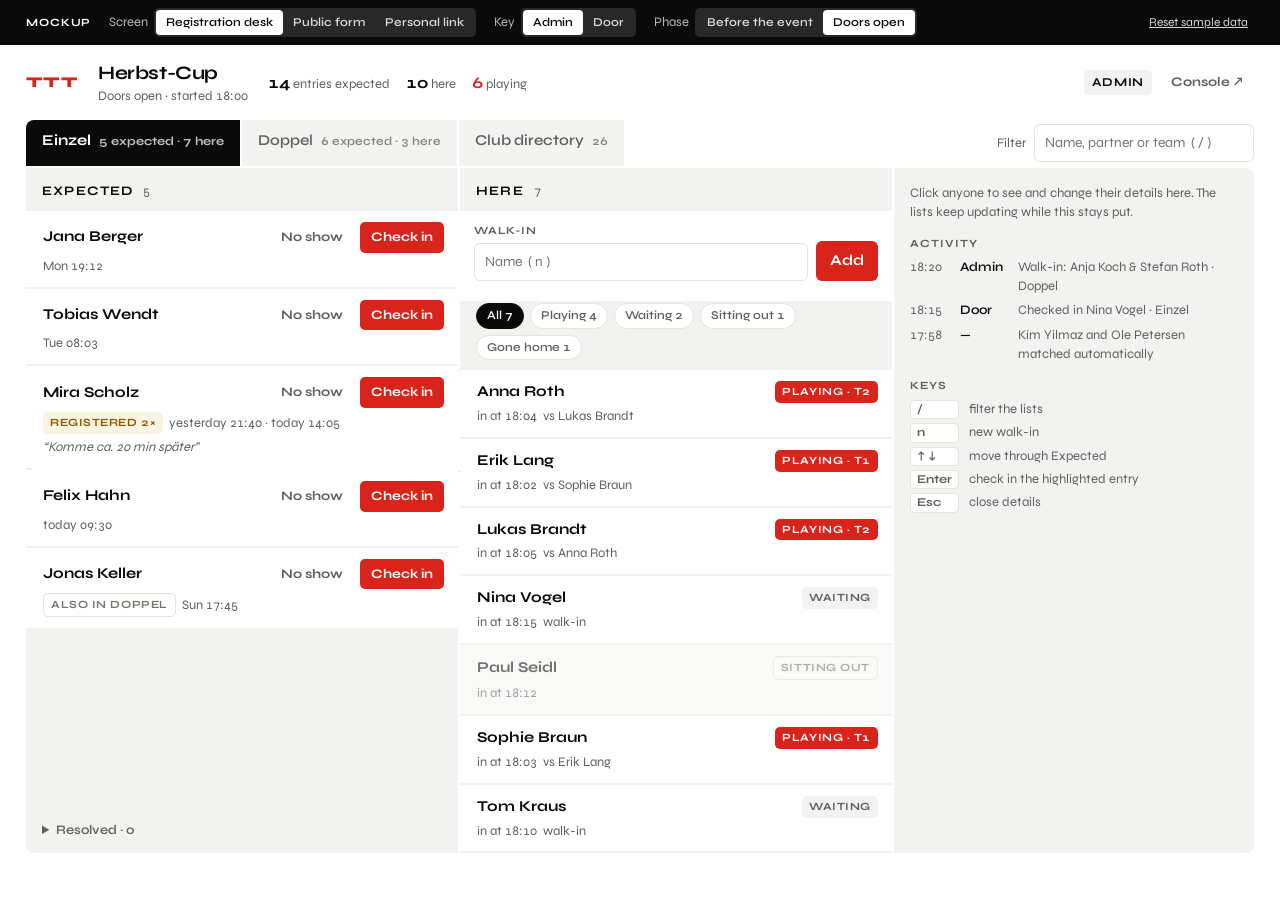
<file: docs/registration-desk-mockup.html>
<!doctype html><meta charset="utf-8"><meta name="viewport" content="width=device-width, initial-scale=1">
<title>Registration Desk</title>
<link rel="preconnect" href="https://fonts.googleapis.com">
<link rel="preconnect" href="https://fonts.gstatic.com" crossorigin>
<link href="https://fonts.googleapis.com/css2?family=Syne:wght@400..800&display=swap" rel="stylesheet">
<style>
/* Layout: the console's own system — white paper, black ink, one red, flat
   blocks on a 2px gutter. Desk = Expected | Here | Detail on a laptop,
   stacked behind a switch on a phone. Deliberately single-theme, like the console. */
:root{
  --ground:#ffffff; --surface:#f2f2f0; --raised:#ffffff; --edge:#e4e4e0;
  --chalk:#0a0a0a; --muted:#5f5f5f; --dim:#767671;
  --signal:#d8241a; --signal-wash:rgba(216,36,26,.07); --on-signal:#ffffff;
  --warn:#8a5a00; --warn-wash:#fbf3e2;
  --sans:"Syne",ui-sans-serif,system-ui,"Segoe UI",Roboto,"Helvetica Neue",Arial,sans-serif;
  --gap:2px; --pad:clamp(16px,2.4vw,26px); --r:8px; --r-sm:6px; --r-xs:5px;
  color-scheme:light;
}
*{box-sizing:border-box}
[hidden]{display:none!important}
html,body{height:100%}
body{margin:0;background:var(--ground);color:var(--chalk);font-family:var(--sans);font-size:15px;line-height:1.45;font-variant-numeric:tabular-nums}
button,input,select,textarea{font:inherit;color:inherit}
h1,h2,h3{margin:0;font-weight:700;letter-spacing:-.02em;text-wrap:balance}
:focus-visible{outline:2px solid var(--signal);outline-offset:2px}

/* ---- mockup controls */
.mock{background:var(--chalk);color:var(--ground);padding:8px var(--pad);display:flex;flex-wrap:wrap;gap:10px 18px;align-items:center;font-size:13px}
.mock b{letter-spacing:.08em;font-size:11px;text-transform:uppercase}
.mock .grp{display:flex;align-items:center;gap:6px}
.mock .grp span{color:#b9b9b4}
.seg{display:inline-flex;background:rgba(255,255,255,.12);border-radius:var(--r-xs);padding:2px}
.seg button{border:0;background:transparent;color:#d9d9d4;padding:4px 10px;border-radius:4px;font-size:12px;font-weight:600;cursor:pointer}
.seg button.on{background:var(--ground);color:var(--chalk)}
.mock .reset{margin-left:auto;border:0;background:transparent;color:#d9d9d4;font-size:12px;cursor:pointer;text-decoration:underline}

/* ---- buttons, chips, fields */
.btn{border:0;background:var(--surface);color:var(--chalk);padding:9px 14px;border-radius:var(--r-sm);font-weight:600;cursor:pointer;white-space:nowrap}
.btn:hover{background:var(--chalk);color:var(--ground)}
.btn.primary{background:var(--signal);color:var(--on-signal);font-weight:700}
.btn.primary:hover{background:var(--chalk)}
.btn.ghost{background:transparent;color:var(--muted)}
.btn.ghost:hover{background:var(--surface);color:var(--chalk)}
.btn.tiny{padding:6px 11px;font-size:13px;border-radius:var(--r-xs);font-weight:700}
.btn:disabled{opacity:.4;cursor:default}
.btn:disabled:hover{background:var(--surface);color:var(--chalk)}
.chip{display:inline-flex;align-items:center;gap:4px;font-size:11px;font-weight:700;letter-spacing:.05em;text-transform:uppercase;padding:3px 7px;border-radius:var(--r-xs);background:var(--surface);color:var(--muted);white-space:nowrap}
.chip.hot{background:var(--signal);color:var(--on-signal)}
.chip.dim{background:transparent;color:var(--dim);border:1px solid var(--edge)}
.chip.warn{background:var(--warn-wash);color:var(--warn)}
.chip.dark{background:var(--chalk);color:var(--ground)}
input[type=text],input[type=search],select,textarea{width:100%;border:1px solid var(--edge);background:var(--raised);border-radius:var(--r-sm);padding:8px 10px;font-size:14px;min-width:0}
input:focus,select:focus,textarea:focus{outline:2px solid var(--chalk);outline-offset:-1px;border-color:transparent}
label.l{display:block;font-size:11px;font-weight:700;letter-spacing:.07em;text-transform:uppercase;color:var(--muted);margin-bottom:4px}
.muted{color:var(--muted)} .small{font-size:13px}

/* ---- desk header */
.bar{display:flex;flex-wrap:wrap;align-items:center;gap:10px 20px;padding:14px var(--pad)}
.word{font-weight:800;letter-spacing:.02em;color:var(--signal);font-size:15px}
.bar h1{font-size:19px}
.bar .phase{font-size:13px;color:var(--muted)}
.tally{display:flex;gap:16px;font-size:13px;color:var(--muted)}
.tally b{color:var(--chalk);font-size:16px}
.tally .live b{color:var(--signal)}
.bar .right{margin-left:auto;display:flex;gap:8px;align-items:center}
.role{font-size:12px;font-weight:700;letter-spacing:.06em;text-transform:uppercase;padding:4px 8px;border-radius:var(--r-xs);background:var(--surface)}
.role.door{background:var(--chalk);color:var(--ground)}
.nav{display:flex;gap:var(--gap);padding:0 var(--pad);flex-wrap:wrap;align-items:stretch}
.nav button{border:0;background:var(--surface);color:var(--muted);padding:10px 16px;font-weight:600;cursor:pointer;display:flex;gap:8px;align-items:baseline}
.nav button:first-child{border-radius:var(--r) 0 0 0}
.nav button.on{background:var(--chalk);color:var(--ground);font-weight:700}
.nav button .n{font-size:12px;opacity:.75}
.nav .sp{flex:1}
.nav .search{display:flex;align-items:center;gap:8px;background:transparent;padding:4px 0}
.nav .search input{width:220px}

/* ---- desk grid */
.desk{display:grid;grid-template-columns:minmax(0,1fr) minmax(0,1fr) minmax(300px,360px);gap:var(--gap);padding:var(--gap) var(--pad) 40px}
.col{background:var(--surface);min-width:0;display:flex;flex-direction:column}
.col:first-child{border-radius:0 0 0 var(--r)} .col:last-child{border-radius:0 var(--r) var(--r) 0}
.colhead{display:flex;align-items:baseline;gap:10px;padding:14px 16px 10px}
.colhead h2{font-size:13px;letter-spacing:.09em;text-transform:uppercase}
.colhead .n{font-size:13px;color:var(--muted)}
.colhead .act{margin-left:auto}
.list{display:flex;flex-direction:column;gap:var(--gap);padding:0 0 2px}
.sub{padding:14px 16px 6px;font-size:11px;font-weight:700;letter-spacing:.09em;text-transform:uppercase;color:var(--muted);display:flex;gap:8px;align-items:center}
.empty{padding:14px 16px;color:var(--muted);font-size:14px}

.card{background:var(--raised);padding:11px 14px;display:grid;grid-template-columns:minmax(0,1fr) auto;gap:4px 12px;align-items:center;cursor:pointer;border-left:3px solid transparent}
.card:hover{background:#fbfbfa}
.card.sel{border-left-color:var(--chalk);background:#fbfbfa}
.card.kb{box-shadow:inset 0 0 0 2px var(--chalk)}
.card .who{font-weight:700;min-width:0;overflow-wrap:anywhere}
.card .who .team{font-weight:500;color:var(--muted);font-size:13px;margin-left:6px}
.card .acts{display:flex;gap:6px;align-items:center}
.card .meta{grid-column:1 / -1;display:flex;flex-wrap:wrap;gap:6px;align-items:center;font-size:13px;color:var(--muted)}
.card .note{grid-column:1 / -1;font-size:13px;color:var(--muted);font-style:italic}
.card.stack{box-shadow:4px 4px 0 -1px var(--raised),4px 4px 0 0 var(--edge)}
.card.leftover{background:var(--warn-wash)}
.card.gone{opacity:.55}
.hint{grid-column:1 / -1;font-size:13px;color:var(--warn);display:flex;gap:8px;flex-wrap:wrap;align-items:center}

.filters{display:flex;gap:6px;flex-wrap:wrap;padding:0 16px 10px}
.filters button{border:1px solid var(--edge);background:var(--raised);border-radius:99px;padding:3px 10px;font-size:12px;font-weight:600;color:var(--muted);cursor:pointer}
.filters button.on{background:var(--chalk);border-color:var(--chalk);color:var(--ground)}

/* walk-in */
.walk{background:var(--raised);margin:0 0 var(--gap);padding:12px 14px;display:flex;flex-direction:column;gap:8px}
.walk .row{display:flex;gap:8px;align-items:flex-end;flex-wrap:wrap}
.walk .row > div{flex:1 1 150px;min-width:0}
.walk .chk{display:flex;gap:6px;align-items:center;font-size:13px;color:var(--muted);flex:0 0 auto}
.walk .msg{font-size:13px;color:var(--warn);background:var(--warn-wash);padding:8px 10px;border-radius:var(--r-sm);display:flex;flex-wrap:wrap;gap:8px;align-items:center}

/* resolved drawer */
.resolved{margin-top:auto;padding:10px 16px 14px;font-size:13px;color:var(--muted)}
.resolved summary{cursor:pointer;font-weight:600}
.resolved ul{list-style:none;padding:0;margin:8px 0 0;display:flex;flex-direction:column;gap:6px}
.resolved li{display:flex;gap:8px;align-items:center;flex-wrap:wrap}

/* detail */
.detail{padding:16px;display:flex;flex-direction:column;gap:14px}
.detail h3{font-size:20px}
.detail .kv{font-size:13px;color:var(--muted)}
.fields{display:grid;grid-template-columns:1fr 1fr;gap:10px}
.fields .full{grid-column:1 / -1}
.entries{display:flex;flex-direction:column;gap:var(--gap)}
.entry{background:var(--raised);padding:10px 12px;border-radius:var(--r-sm);display:grid;grid-template-columns:auto minmax(0,1fr) auto;gap:4px 10px;align-items:start;font-size:14px}
.entry input[type=radio]{margin-top:4px;accent-color:var(--chalk)}
.entry .t{font-size:12px;color:var(--muted)}
.entry .nt{grid-column:2 / -1;font-size:13px;color:var(--muted);font-style:italic}
.actions{display:flex;gap:8px;flex-wrap:wrap}
.confirm{background:var(--raised);border-radius:var(--r-sm);padding:10px 12px;font-size:14px;display:flex;flex-direction:column;gap:8px}
.log{list-style:none;margin:0;padding:0;display:flex;flex-direction:column;gap:6px;font-size:13px}
.log li{display:grid;grid-template-columns:44px 52px minmax(0,1fr);gap:6px;color:var(--muted)}
.log li b{color:var(--chalk);font-weight:600}
.keys{font-size:13px;color:var(--muted);display:grid;grid-template-columns:auto 1fr;gap:4px 10px}
kbd{font-family:inherit;font-size:12px;font-weight:700;background:var(--raised);border:1px solid var(--edge);border-radius:4px;padding:0 6px}
.closeD{display:none}

/* directory */
.dir{padding:var(--gap) var(--pad) 40px}
.dir .panel{background:var(--surface);border-radius:0 var(--r) var(--r) var(--r);padding:16px;display:flex;flex-direction:column;gap:12px}
.dir .rows{display:flex;flex-direction:column;gap:var(--gap)}
.dir .r{background:var(--raised);padding:10px 14px;display:grid;grid-template-columns:minmax(0,1fr) auto auto;gap:12px;align-items:center}

/* phone switch */
.phoneSeg{display:none}

/* toast */
.toast{position:fixed;left:50%;bottom:calc(20px + env(safe-area-inset-bottom,0px));transform:translateX(-50%);background:var(--chalk);color:var(--ground);padding:10px 12px 10px 16px;border-radius:var(--r);display:flex;gap:14px;align-items:center;font-size:14px;z-index:50;max-width:calc(100% - 32px)}
.toast button{border:0;background:rgba(255,255,255,.14);color:var(--ground);padding:6px 12px;border-radius:var(--r-xs);font-weight:700;cursor:pointer}

/* ---- public pages */
.pub{max-width:520px;margin:0 auto;padding:28px 16px 60px;display:flex;flex-direction:column;gap:16px}
.pub .word{font-size:22px}
.pub h2{font-size:26px}
.pub .box{background:var(--surface);border-radius:var(--r);padding:18px;display:flex;flex-direction:column;gap:12px}
.pub .choice{display:grid;grid-template-columns:1fr 1fr;gap:var(--gap)}
.pub .choice button{border:0;background:var(--raised);padding:12px;text-align:left;cursor:pointer;border-radius:var(--r-sm);display:flex;flex-direction:column;gap:2px}
.pub .choice button.on{background:var(--chalk);color:var(--ground)}
.pub .choice .s{font-size:12px;opacity:.75}
.pub .warnbox{background:var(--warn-wash);border-radius:var(--r);padding:16px;display:flex;flex-direction:column;gap:10px}
.pub .warnbox p{margin:0}
.pub .link{display:flex;gap:8px}
.pub .link input{font-size:13px}
.pub .cta{padding:13px 18px;font-size:16px}
.pub .explain{font-size:13px;color:var(--muted);border-top:1px solid var(--edge);padding-top:12px}

@media (max-width:1000px){
  .desk{grid-template-columns:minmax(0,1fr) minmax(0,1fr)}
  .desk .col.detailcol{display:none}
  .desk .col.detailcol.open{display:flex;position:fixed;left:0;right:0;bottom:0;max-height:78%;overflow:auto;z-index:40;border-radius:var(--r) var(--r) 0 0;box-shadow:0 -10px 40px rgba(0,0,0,.18)}
  .closeD{display:inline-flex}
}
@media (max-width:700px){
  .phoneSeg{display:flex;gap:var(--gap);padding:var(--gap) var(--pad) 0}
  .phoneSeg button{flex:1;border:0;background:var(--surface);padding:10px;font-weight:700;color:var(--muted)}
  .phoneSeg button.on{background:var(--chalk);color:var(--ground)}
  .desk{grid-template-columns:minmax(0,1fr)}
  .desk .col.hideP{display:none}
  .nav .search{width:100%} .nav .search input{width:100%}
  .nav .sp{display:none}
  .tally{width:100%}
  .fields{grid-template-columns:1fr}
}
@media (prefers-reduced-motion:reduce){*{transition:none!important}}
</style>

<div class="mock" id="mock"></div>
<div id="app"></div>
<div id="toast" class="toast" hidden></div>

<script>
/* ============================================================ sample data */
const CUPS = [{ id: 's', name: 'Einzel', entry: 'single' }, { id: 'd', name: 'Doppel', entry: 'pair' }];
const cupName = id => (CUPS.find(c => c.id === id) || {}).name || '';

function initial() {
  const R = (o) => ({ partner: '', team: '', note: '', status: 'pending', ...o });
  return {
    clock: 18 * 60 + 31,
    regs: [
      R({ id: 'r1', cup: 's', kind: 'single', name: 'Jana Berger', at: 'Mon 19:12' }),
      R({ id: 'r2', cup: 's', kind: 'single', name: 'Tobias Wendt', at: 'Tue 08:03' }),
      R({ id: 'r3', cup: 's', kind: 'single', name: 'Mira Scholz', at: 'yesterday 21:40' }),
      R({ id: 'r4', cup: 's', kind: 'single', name: 'Mira Scholz', at: 'today 14:05', note: 'Komme ca. 20 min später' }),
      R({ id: 'r5', cup: 's', kind: 'single', name: 'Felix Hahn', at: 'today 09:30' }),
      R({ id: 'r6', cup: 's', kind: 'single', name: 'Jonas Keller', at: 'Sun 17:45' }),
      R({ id: 'r10', cup: 'd', kind: 'pair', name: 'Lea Hoffmann', partner: 'Ben Krüger', at: 'Sat 11:20' }),
      R({ id: 'r11', cup: 'd', kind: 'pair', name: 'Ben Krüger', partner: 'Lea Hoffmann', team: 'Netzroller', at: 'Sun 20:02', note: 'Hab uns sicherheitshalber auch angemeldet' }),
      R({ id: 'r12', cup: 'd', kind: 'pair', name: 'Lea Hoffmann', partner: 'Ben Krüger', at: 'today 10:15', distinct: true, note: 'Wir sind nicht die anderen beiden :)' }),
      R({ id: 'r13', cup: 'd', kind: 'pair', name: 'Max Weber', partner: 'Lara Fuchs', at: 'Fri 16:40' }),
      R({ id: 'r14', cup: 'd', kind: 'seeking', name: 'Lara Fuchs', at: 'today 12:02' }),
      R({ id: 'r15', cup: 'd', kind: 'seeking', name: 'Kim Yilmaz', at: 'Sat 09:10', matched: 'r16' }),
      R({ id: 'r16', cup: 'd', kind: 'seeking', name: 'Ole Petersen', at: 'Sun 13:55', matched: 'r15' }),
      R({ id: 'r17', cup: 'd', kind: 'pair', name: 'Jonas Keller', partner: 'Timo Schmitt', at: 'Sun 17:47' }),
    ],
    ents: [
      { id: 'e1', cup: 's', names: ['Tom Kraus'], status: 'waiting', at: '18:10' },
      { id: 'e2', fromReg: 'Sat 10:12', cup: 's', names: ['Anna Roth'], status: 'playing', table: 2, vs: 'Lukas Brandt', at: '18:04', played: true },
      { id: 'e3', fromReg: 'Mon 08:40', cup: 's', names: ['Lukas Brandt'], status: 'playing', table: 2, vs: 'Anna Roth', at: '18:05', played: true },
      { id: 'e4', fromReg: 'Sun 19:03', cup: 's', names: ['Paul Seidl'], status: 'resting', at: '18:12', played: true },
      { id: 'e5', cup: 's', names: ['Nina Vogel'], status: 'waiting', at: '18:15', played: true },
      { id: 'e6', fromReg: 'Thu 22:15', cup: 's', names: ['Erik Lang'], status: 'playing', table: 1, vs: 'Sophie Braun', at: '18:02', played: true },
      { id: 'e7', fromReg: 'Fri 07:30', cup: 's', names: ['Sophie Braun'], status: 'playing', table: 1, vs: 'Erik Lang', at: '18:03', played: true },
      { id: 'e8', fromReg: 'Wed 18:00', cup: 's', names: ['David Horn'], status: 'gone', at: '18:01', played: true },
      { id: 'e20', fromReg: 'Sat 12:01', cup: 'd', names: ['Marco Lenz', 'Julia Frank'], team: 'Die Kellerkinder', status: 'playing', table: 3, vs: 'Beck & Wolf', at: '18:06', played: true },
      { id: 'e21', fromReg: 'Sun 09:44', cup: 'd', names: ['Sarah Beck', 'Chris Wolf'], status: 'playing', table: 3, vs: 'Die Kellerkinder', at: '18:07', played: true },
      { id: 'e22', cup: 'd', names: ['Anja Koch', 'Stefan Roth'], status: 'waiting', at: '18:20' },
    ],
    people: ['Anja Koch', 'Anna Roth', 'Ben Krüger', 'Chris Wolf', 'David Horn', 'Erik Lang', 'Eva Maier', 'Felix Hahn',
      'Jana Berger', 'Jonas Keller', 'Julia Frank', 'Kim Yilmaz', 'Lea Hoffmann', 'Lukas Brandt', 'Marco Lenz',
      'Max Weber', 'Mira Scholz', 'Nina Vogel', 'Ole Petersen', 'Paul Seidl', 'Sarah Beck', 'Sophie Braun',
      'Stefan Roth', 'Tim Busch', 'Tobias Wendt', 'Tom Kraus'].map((n, i) => ({ id: 'p' + i, name: n, seen: 1 + (i * 7) % 9 })),
    log: [
      { t: '18:20', who: 'Admin', text: 'Walk-in: Anja Koch & Stefan Roth · Doppel' },
      { t: '18:15', who: 'Door', text: 'Checked in Nina Vogel · Einzel' },
      { t: '17:58', who: '—', text: 'Kim Yilmaz and Ole Petersen matched automatically' },
    ],
  };
}

/* ============================================================ view state */
let S = initial();
const V = {
  screen: 'desk', role: 'admin', phase: 'doors', view: 'desk', cup: 's',
  q: '', filter: 'all', sel: null, kb: -1, phone: 'exp', pick: {}, confirm: null,
  walk: { name: '', partner: '', seek: false },
  pub: { cup: 'd', kind: 'pair', name: 'Lea Hoffmann', partner: 'Ben Krüger', team: '', note: '', warned: false, done: null, same: false },
  me: 'r13', meConfirm: false, meNote: null, dirQ: '', dirAdd: null,
};
let undoStack = [];

const $ = id => document.getElementById(id);
const esc = s => String(s ?? '').replace(/[&<>"']/g, c => ({ '&': '&amp;', '<': '&lt;', '>': '&gt;', '"': '&quot;', "'": '&#39;' }[c]));
const nk = s => (s || '').trim().toLowerCase().replace(/\s+/g, ' ');
const now = () => { const t = S.clock++; return `${Math.floor(t / 60)}:${String(t % 60).padStart(2, '0')}`; };
const who = () => V.role === 'door' ? 'Door' : 'Admin';
const log = text => S.log.unshift({ t: now(), who: who(), text });

function snap() { undoStack.push(JSON.stringify(S)); if (undoStack.length > 30) undoStack.shift(); }
let toastTimer = 0;
function toast(msg, undo) {
  const el = $('toast');
  el.innerHTML = `<span>${esc(msg)}</span>${undo ? '<button data-a="undo">Undo</button>' : ''}`;
  el.hidden = false;
  clearTimeout(toastTimer);
  toastTimer = setTimeout(() => { el.hidden = true; }, 6000);
}

/* ============================================================ derived */
const keyOf = (cup, names) => cup + '|' + names.filter(Boolean).map(nk).sort().join('&');
const regNames = r => [r.name, r.partner].filter(Boolean);
const label = names => names.join(' & ');

/* Expected column for one cup: stacks, leftovers, matched teams, seekers. */
function cardsFor(cup) {
  const pend = S.regs.filter(r => r.cup === cup && r.status === 'pending');
  const used = new Set(), cards = [], seekers = [];
  for (const r of pend) {
    if (used.has(r.id) || r.kind !== 'seeking') continue;
    const m = r.matched && pend.find(x => x.id === r.matched);
    if (m) { used.add(r.id); used.add(m.id); cards.push({ type: 'matched', key: 'm:' + r.id, regs: [r, m], names: [r.name, m.name] }); }
    else { used.add(r.id); seekers.push({ type: 'seeker', key: 's:' + r.id, regs: [r], names: [r.name] }); }
  }
  const groups = new Map();
  for (const r of pend) {
    if (used.has(r.id)) continue;
    const k = r.distinct ? 'x:' + r.id : keyOf(cup, regNames(r));
    if (!groups.has(k)) groups.set(k, []);
    groups.get(k).push(r);
  }
  for (const [k, regs] of groups) {
    const here = k.startsWith('x:') ? null : S.ents.find(e => e.regKey === k);
    cards.push({ type: here ? 'leftover' : regs.length > 1 ? 'stack' : 'one', key: k, regs, here, names: regNames(regs[regs.length - 1]) });
  }
  // leftovers first: they are the thing that needs a decision
  cards.sort((a, b) => (b.type === 'leftover') - (a.type === 'leftover'));
  return { cards, seekers };
}

function hintsFor(card, cup) {
  const out = [];
  const r = card.regs[0];
  if (card.type === 'one' && r.distinct)
    out.push('Same names as another entry. The registrant said they are a different team.');
  if (card.type === 'seeker') {
    const other = S.regs.find(x => x.cup === cup && x.status === 'pending' && x.kind === 'pair' && regNames(x).some(n => nk(n) === nk(r.name)));
    if (other) out.push(`Also named in ${label(regNames(other))}`);
  }
  return out;
}
function otherCupChip(names, cup) {
  const o = CUPS.find(c => c.id !== cup);
  const inOther = names.some(n => S.regs.some(x => x.cup === o.id && x.status !== 'dropped' && regNames(x).some(m => nk(m) === nk(n)))
    || S.ents.some(e => e.cup === o.id && e.names.some(m => nk(m) === nk(n))));
  return inOther ? `<span class="chip dim">also in ${esc(o.name)}</span>` : '';
}

const matchQ = names => !V.q || names.some(n => nk(n).includes(nk(V.q)));

/* ============================================================ mock controls */
function renderMock() {
  const seg = (k, opts) => `<span class="seg">${opts.map(([v, l]) =>
    `<button class="${V[k] === v ? 'on' : ''}" data-a="mock" data-k="${k}" data-v="${v}">${l}</button>`).join('')}</span>`;
  $('mock').innerHTML = `<b>Mockup</b>
    <span class="grp"><span>Screen</span>${seg('screen', [['desk', 'Registration desk'], ['form', 'Public form'], ['me', 'Personal link']])}</span>
    ${V.screen === 'desk' ? `<span class="grp"><span>Key</span>${seg('role', [['admin', 'Admin'], ['door', 'Door']])}</span>
    <span class="grp"><span>Phase</span>${seg('phase', [['before', 'Before the event'], ['doors', 'Doors open']])}</span>` : ''}
    <button class="reset" data-a="reset">Reset sample data</button>`;
}

/* ============================================================ desk */
function renderDesk() {
  const before = V.phase === 'before';
  const expAll = S.regs.filter(r => r.status === 'pending').length;
  const here = S.ents.filter(e => e.status !== 'gone').length;
  const playing = S.ents.filter(e => e.status === 'playing').length;
  const cupCounts = c => {
    const { cards, seekers } = cardsFor(c.id);
    return `${cards.length + seekers.length} expected${before ? '' : ` · ${S.ents.filter(e => e.cup === c.id && e.status !== 'gone').length} here`}`;
  };
  const head = `<header class="bar">
      <span class="word">TTT</span>
      <div><h1>Herbst-Cup</h1><div class="phase">${before ? 'Sign-ups open · starts Friday 19:00' : 'Doors open · started 18:00'}</div></div>
      <div class="tally"><span><b>${expAll}</b> entries expected</span>${before ? '' : `<span><b>${here}</b> here</span><span class="live"><b>${playing}</b> playing</span>`}</div>
      <div class="right"><span class="role ${V.role}">${V.role === 'door' ? 'Door key' : 'Admin'}</span>
        ${V.role === 'admin' ? '<button class="btn ghost tiny" title="Opens the scoring console in another tab">Console ↗</button>' : ''}</div>
    </header>
    <nav class="nav">
      ${CUPS.map(c => `<button class="${V.view === 'desk' && V.cup === c.id ? 'on' : ''}" data-a="cup" data-v="${c.id}">${esc(c.name)} <span class="n">${cupCounts(c)}</span></button>`).join('')}
      <button class="${V.view === 'dir' ? 'on' : ''}" data-a="dir">Club directory <span class="n">${S.people.length}</span></button>
      <span class="sp"></span>
      ${V.view === 'desk' ? `<label class="search"><span class="muted small">Filter</span><input type="search" id="q" value="${esc(V.q)}" placeholder="Name, partner or team  ( / )"></label>` : ''}
    </nav>`;
  if (V.view === 'dir') return head + renderDir();
  return head + `
    <div class="phoneSeg"><button class="${V.phone === 'exp' ? 'on' : ''}" data-a="phone" data-v="exp">Expected</button><button class="${V.phone === 'here' ? 'on' : ''}" data-a="phone" data-v="here">Here</button></div>
    <div class="desk">
      ${renderExpected()}
      ${renderHere()}
      ${renderDetail()}
    </div>`;
}

function cardHTML(card, i) {
  const r = card.regs[card.regs.length - 1];
  const before = V.phase === 'before';
  const sel = V.sel && V.sel.key === card.key ? ' sel' : '';
  const kb = V.kb === i ? ' kb' : '';
  const team = card.regs.map(x => x.team).find(Boolean);
  let chips = '', acts = '', extra = '';
  if (card.type === 'matched') chips = '<span class="chip dark">matched automatically</span>';
  if (card.type === 'stack') chips = `<span class="chip warn">registered ${card.regs.length}×</span>`;
  if (card.type === 'seeker') chips = '<span class="chip">looking for a partner</span>';
  if (card.type === 'leftover') {
    extra = `<div class="hint">Possible duplicate: ${esc(label(card.here.names))} checked in at ${esc(card.here.at)}.
      <button class="btn tiny" data-a="same" data-k="${esc(card.key)}">Same team — clear it</button>
      <button class="btn ghost tiny" data-a="distinct" data-k="${esc(card.key)}">Different team</button></div>`;
  } else if (card.type === 'seeker') {
    acts = `<button class="btn ghost tiny" data-a="noshow" data-k="${esc(card.key)}">${before ? 'Remove' : 'No show'}</button>`;
  } else {
    acts = before
      ? `<button class="btn ghost tiny" data-a="noshow" data-k="${esc(card.key)}">Remove</button>`
      : `<button class="btn ghost tiny" data-a="noshow" data-k="${esc(card.key)}">No show</button>
         <button class="btn primary tiny" data-a="checkin" data-k="${esc(card.key)}">Check in</button>`;
  }
  const hints = hintsFor(card, V.cup).map(h => `<div class="hint">${esc(h)}</div>`).join('');
  const meta = [chips, otherCupChip(card.names, V.cup),
    card.type === 'stack' ? `<span>${card.regs.map(x => esc(x.at)).join(' · ')}</span>` : `<span>${esc(r.at)}</span>`].filter(Boolean).join('');
  const note = card.regs.map(x => x.note).filter(Boolean).slice(-1)[0];
  return `<div class="card${sel}${kb}${card.type === 'stack' ? ' stack' : ''}${card.type === 'leftover' ? ' leftover' : ''}" data-a="selcard" data-k="${esc(card.key)}">
    <div class="who">${esc(label(card.names))}${team ? `<span class="team">${esc(team)}</span>` : ''}</div>
    <div class="acts">${acts}</div>
    <div class="meta">${meta}</div>
    ${note ? `<div class="note">“${esc(note)}”</div>` : ''}
    ${hints}${extra}
  </div>`;
}

function renderExpected() {
  const { cards, seekers } = cardsFor(V.cup);
  const shown = cards.filter(c => matchQ(c.regs.flatMap(regNames).concat(c.regs.map(r => r.team))));
  const shownSeek = seekers.filter(c => matchQ(c.names));
  V._cards = shown;
  const resolved = S.regs.filter(r => r.cup === V.cup && ['dup', 'dropped', 'cancelled'].includes(r.status));
  const why = { dup: 'duplicate cleared', dropped: V.phase === 'before' ? 'removed' : 'no show', cancelled: 'cancelled by the registrant' };
  const cup = CUPS.find(c => c.id === V.cup);
  return `<section class="col ${V.phone === 'here' ? 'hideP' : ''}">
    <div class="colhead"><h2>${V.phase === 'before' ? 'Registered' : 'Expected'}</h2><span class="n">${cards.length + seekers.length}</span></div>
    <div class="list">${shown.map(cardHTML).join('') || `<div class="empty">${V.q ? 'Nobody matches.' : 'Nobody left to expect.'}</div>`}</div>
    ${cup.entry === 'pair' ? `<div class="sub">Looking for a partner <span class="chip dim">matched automatically</span></div>
      <div class="list">${shownSeek.map((c) => cardHTML(c, -2)).join('') || '<div class="empty">Nobody waiting for a partner.</div>'}</div>` : ''}
    <details class="resolved"${V._openRes ? ' open' : ''}><summary>Resolved · ${resolved.length}</summary>
      ${resolved.length ? `<ul>${resolved.map(r => `<li><span><b>${esc(label(regNames(r)))}</b> · ${esc(r.at)} · ${why[r.status]}</span>
        <button class="btn ghost tiny" data-a="restore" data-r="${r.id}">Put back</button></li>`).join('')}</ul>`
        : '<p style="margin:8px 0 0">Nothing yet. Anything taken off the list lands here, so no entry disappears without a trace.</p>'}
    </details>
  </section>`;
}

const STATUS = {
  waiting: ['waiting', ''], playing: ['playing', 'hot'], resting: ['sitting out', 'dim'], gone: ['gone home', 'dim'], draw: ['in the draw', ''],
};
function renderHere() {
  const before = V.phase === 'before';
  const cup = CUPS.find(c => c.id === V.cup);
  if (before) return `<section class="col ${V.phone === 'exp' ? 'hideP' : ''}">
    <div class="colhead"><h2>Here</h2></div>
    <div class="empty">Check-in opens with the doors. Until then, tidy the list on the left: fix names, clear duplicates, remove junk. Nothing you do here reaches the draw.</div></section>`;
  const all = S.ents.filter(e => e.cup === V.cup);
  const counts = k => all.filter(e => k === 'all' ? e.status !== 'gone' : e.status === k).length;
  const list = all.filter(e => (V.filter === 'all' ? e.status !== 'gone' : e.status === V.filter) && matchQ(e.names.concat(e.team || '')))
    .sort((a, b) => a.names[0].localeCompare(b.names[0]));
  const w = V.walk;
  const wmsg = walkMsg();
  return `<section class="col ${V.phone === 'exp' ? 'hideP' : ''}">
    <div class="colhead"><h2>Here</h2><span class="n">${counts('all')}</span></div>
    <form class="walk" id="walkform" autocomplete="off">
      <div class="row">
        <div><label class="l" for="w-name">Walk-in${cup.entry === 'pair' ? ' · player 1' : ''}</label>
          <input type="text" id="w-name" list="dirlist" value="${esc(w.name)}" placeholder="Name  ( n )"></div>
        ${cup.entry === 'pair' ? `<div><label class="l" for="w-partner">Partner</label>
          <input type="text" id="w-partner" list="dirlist" value="${esc(w.partner)}" ${w.seek ? 'disabled placeholder="matched automatically"' : 'placeholder="Name"'}></div>` : ''}
        <button class="btn primary" type="submit" id="w-add">${wmsg && wmsg.here ? 'Add as someone else' : 'Add'}</button>
      </div>
      ${cup.entry === 'pair' ? `<label class="chk"><input type="checkbox" id="w-seek" ${w.seek ? 'checked' : ''}> No partner yet — match them with the next person looking</label>` : ''}
      <div id="w-msg">${wmsg ? wmsg.html : ''}</div>
    </form>
    <datalist id="dirlist">${S.people.map(p => `<option value="${esc(p.name)}">`).join('')}</datalist>
    <div class="filters">${[['all', 'All'], ['playing', 'Playing'], ['waiting', 'Waiting'], ['resting', 'Sitting out'], ['gone', 'Gone home']].map(([k, l]) =>
      `<button class="${V.filter === k ? 'on' : ''}" data-a="filter" data-v="${k}">${l} ${counts(k)}</button>`).join('')}</div>
    <div class="list">${list.map(e => {
      const [lab, cls] = STATUS[e.status];
      return `<div class="card${V.sel && V.sel.ent === e.id ? ' sel' : ''}${e.status === 'gone' || e.status === 'resting' ? ' gone' : ''}" data-a="selent" data-e="${e.id}">
        <div class="who">${esc(label(e.names))}${e.team ? `<span class="team">${esc(e.team)}</span>` : ''}</div>
        <div class="acts"><span class="chip ${cls}">${lab}${e.status === 'playing' ? ' · T' + e.table : ''}</span></div>
        <div class="meta"><span>in at ${esc(e.at)}</span>${e.status === 'playing' ? `<span>vs ${esc(e.vs)}</span>` : ''}${e.fromReg ? '' : '<span>walk-in</span>'}${otherCupChip(e.names, V.cup)}</div>
      </div>`;
    }).join('') || `<div class="empty">${V.q ? 'Nobody matches.' : 'Nobody in this group.'}</div>`}</div>
  </section>`;
}

/* A walk-in whose name is already on a list gets told so, with a way out
   either direction. Nothing is blocked. */
function walkMsg() {
  const w = V.walk, cup = CUPS.find(c => c.id === V.cup);
  if (!nk(w.name)) return null;
  const names = cup.entry === 'pair' && !w.seek ? [w.name, w.partner] : [w.name];
  if (cup.entry === 'pair' && !w.seek && !nk(w.partner)) return null;
  const k = keyOf(V.cup, names);
  const reg = S.regs.find(r => r.cup === V.cup && r.status === 'pending' && keyOf(V.cup, regNames(r)) === k);
  if (reg) {
    const n = S.regs.filter(r => r.cup === V.cup && r.status === 'pending' && keyOf(V.cup, regNames(r)) === k).length;
    return { html: `<div class="msg">${esc(label(names))} ${n > 1 ? `registered ${n}×` : `registered ${esc(reg.at)}`}.
      <button class="btn tiny" type="button" data-a="walkreg" data-k="${esc(k)}">Check in the registration instead</button></div>` };
  }
  const e = S.ents.find(x => x.cup === V.cup && keyOf(V.cup, x.names) === k);
  if (e) return { here: true, html: `<div class="msg">${esc(label(names))} is already here, in at ${esc(e.at)}.
      <button class="btn tiny" type="button" data-a="selent" data-e="${e.id}">Show them</button> Adding again creates a second entry.</div>` };
  return null;
}

/* ============================================================ detail */
function renderDetail() {
  const open = !!V.sel;
  const cls = `col detailcol${open ? ' open' : ''} ${''}`;
  if (!V.sel) return `<aside class="${cls}"><div class="detail">
      <p class="muted small" style="margin:0">Click anyone to see and change their details here. The lists keep updating while this stays put.</p>
      <div><div class="sub" style="padding:0 0 6px">Activity</div>
        <ul class="log">${S.log.slice(0, 8).map(l => `<li><span>${esc(l.t)}</span><b>${esc(l.who)}</b><span>${esc(l.text)}</span></li>`).join('')}</ul></div>
      <div><div class="sub" style="padding:0 0 6px">Keys</div>
        <div class="keys"><kbd>/</kbd><span>filter the lists</span><kbd>n</kbd><span>new walk-in</span>
          <kbd>↑ ↓</kbd><span>move through Expected</span><kbd>Enter</kbd><span>check in the highlighted entry</span><kbd>Esc</kbd><span>close details</span></div></div>
    </div></aside>`;
  const close = `<button class="btn ghost tiny closeD" data-a="desel" style="margin-left:auto">Close</button>`;
  if (V.sel.ent) {
    const e = S.ents.find(x => x.id === V.sel.ent);
    if (!e) { V.sel = null; return renderDetail(); }
    const pair = e.names.length === 2;
    const c = V.confirm === 'gone:' + e.id;
    return `<aside class="${cls}"><div class="detail">
      <div style="display:flex;gap:8px;align-items:flex-start"><h3>${esc(label(e.names))}</h3>${close}</div>
      <div class="kv">${esc(cupName(e.cup))} · in at ${esc(e.at)} · ${e.fromReg ? 'from a registration (' + esc(e.fromReg) + ')' : 'walk-in'}</div>
      <div><span class="chip ${STATUS[e.status][1]}">${STATUS[e.status][0]}${e.status === 'playing' ? ' · table ' + e.table : ''}</span>
        ${e.status === 'playing' ? `<span class="small muted"> vs ${esc(e.vs)}</span>` : ''}</div>
      <div class="fields">
        <div class="${pair ? '' : 'full'}"><label class="l" for="d-n0">${pair ? 'Player 1' : 'Name'}</label><input type="text" id="d-n0" data-edit="n0" value="${esc(e.names[0])}"></div>
        ${pair ? `<div><label class="l" for="d-n1">Player 2</label><input type="text" id="d-n1" data-edit="n1" value="${esc(e.names[1])}"></div>
          <div class="full"><label class="l" for="d-team">Team name</label><input type="text" id="d-team" data-edit="team" value="${esc(e.team || '')}" placeholder="optional — otherwise both names"></div>` : ''}
        <div class="full"><label class="l" for="d-cup">Cup</label><select id="d-cup" data-edit="cup" ${e.played ? 'disabled title="Already played in this cup"' : ''}>
          ${CUPS.filter(x => x.entry === CUPS.find(y => y.id === e.cup).entry).map(x => `<option value="${x.id}" ${x.id === e.cup ? 'selected' : ''}>${esc(x.name)}</option>`).join('')}</select></div>
      </div>
      ${pair ? '<p class="small muted" style="margin:0">A substitute partner: just change the name. Results so far stay with the team.</p>' : ''}
      ${c ? `<div class="confirm"><b>${esc(label(e.names))} has gone home?</b>
          <span class="small">Every match they still owe goes to their opponent${e.status === 'playing' ? ', and table ' + e.table + ' is freed' : ''}.${V.role === 'door' ? ' This is logged under the door key.' : ''}</span>
          <div class="actions"><button class="btn primary tiny" data-a="gone" data-e="${e.id}">Yes, gone home</button><button class="btn ghost tiny" data-a="cancelconfirm">Cancel</button></div></div>` : `
      <div class="actions">
        ${e.status === 'gone' ? `<button class="btn tiny" data-a="back" data-e="${e.id}">Bring back</button>`
          : e.status === 'resting' ? `<button class="btn tiny" data-a="back" data-e="${e.id}">Back in</button>`
          : `<button class="btn tiny" data-a="rest" data-e="${e.id}" ${e.status === 'playing' ? 'title="After this match"' : ''}>Sit out${e.status === 'playing' ? ' after this match' : ''}</button>`}
        ${e.status === 'gone' ? '' : e.played
          ? `<button class="btn ghost tiny" data-a="askgone" data-e="${e.id}">Gone home…</button>`
          : `<button class="btn ghost tiny" data-a="uncheck" data-e="${e.id}">${e.fromReg ? 'Undo check-in' : 'Remove'}</button>`}
      </div>`}
      <p class="small muted" style="margin:0">${e.played ? 'Has played already, so leaving is “Gone home”, never a silent removal.' : e.fromReg ? 'Not drawn yet. Undoing the check-in puts the registration back in Expected.' : 'Not drawn yet, so removing leaves no trace in any draw.'}</p>
    </div></aside>`;
  }
  const card = [...cardsFor(V.cup).cards, ...cardsFor(V.cup).seekers].find(c => c.key === V.sel.key);
  if (!card) { V.sel = null; return renderDetail(); }
  const before = V.phase === 'before';
  const pick = V.pick[card.key] || card.regs[card.regs.length - 1].id;
  const many = card.regs.length > 1 && card.type !== 'matched';
  return `<aside class="${cls}"><div class="detail">
    <div style="display:flex;gap:8px;align-items:flex-start"><h3>${esc(label(card.names))}</h3>${close}</div>
    <div class="kv">${esc(cupName(V.cup))} · ${card.type === 'matched' ? 'two people looking for a partner, matched automatically'
      : card.type === 'seeker' ? 'looking for a partner' : many ? card.regs.length + ' entries with these names' : 'one entry'}</div>
    ${card.type === 'leftover' ? `<div class="confirm" style="background:var(--warn-wash)"><span class="small">${esc(label(card.here.names))} checked in at ${esc(card.here.at)} from another entry with the same names. If this is the same team, clear it. If it is a second team with the same names, keep it.</span>
      <div class="actions"><button class="btn tiny" data-a="same" data-k="${esc(card.key)}">Same team — clear it</button><button class="btn ghost tiny" data-a="distinct" data-k="${esc(card.key)}">Different team</button></div></div>` : ''}
    <div class="entries">${card.regs.map((r, i) => `<label class="entry">
      ${many && card.type !== 'leftover' ? `<input type="radio" name="pick" data-a="pick" data-k="${esc(card.key)}" data-r="${r.id}" ${pick === r.id ? 'checked' : ''}>` : '<span></span>'}
      <span><b>${esc(label(regNames(r)))}</b>${r.team ? ` · ${esc(r.team)}` : ''}<br><span class="t">sent ${esc(r.at)}${card.type === 'matched' ? ' · looking for a partner' : ''}</span></span>
      <button class="btn ghost tiny" type="button" data-a="dropone" data-r="${r.id}">${before ? 'Remove' : 'No show'}</button>
      ${r.note ? `<span class="nt">“${esc(r.note)}”</span>` : ''}
    </label>`).join('')}</div>
    ${many && card.type === 'stack' ? '<p class="small muted" style="margin:0">Checking in uses the selected entry only. The others stay in Expected, marked as possible duplicates, until you say what they are.</p>' : ''}
    ${card.type === 'seeker' ? '<p class="small muted" style="margin:0">The next person looking for a partner in this cup is matched with them automatically. Once matched, they check in together as one team.</p>' : ''}
    ${card.type !== 'leftover' && card.type !== 'seeker' && !before ? `<div class="actions"><button class="btn primary" data-a="checkin" data-k="${esc(card.key)}">Check in${card.type === 'matched' ? ' as a team' : ''}</button></div>` : ''}
    ${before ? '<p class="small muted" style="margin:0">Check-in opens with the doors.</p>' : ''}
  </div></aside>`;
}

/* ============================================================ directory */
function renderDir() {
  const q = nk(V.dirQ);
  const hereNames = new Set(S.ents.filter(e => e.status !== 'gone').flatMap(e => e.names.map(nk)));
  const list = S.people.filter(p => !q || nk(p.name).includes(q));
  return `<div class="dir"><div class="panel">
    <div style="display:flex;gap:12px;align-items:flex-end;flex-wrap:wrap">
      <div style="flex:1 1 240px;max-width:340px"><label class="l" for="dir-q">Search</label><input type="search" id="dir-q" value="${esc(V.dirQ)}" placeholder="Name"></div>
      <p class="small muted" style="margin:0;flex:1 1 260px">Everyone the club has seen. This outlives the event: starting a new event clears tonight, never this list.</p>
    </div>
    <div class="rows">${list.map(p => {
      const isHere = hereNames.has(nk(p.name));
      return `<div class="r"><span><b>${esc(p.name)}</b> <span class="small muted">· ${p.seen} event${p.seen === 1 ? '' : 's'}</span>
        ${isHere ? ' <span class="chip hot">here tonight</span>' : ''}</span>
        <span>${isHere || V.phase === 'before' ? '' : V.dirAdd === p.id
          ? CUPS.map(c => `<button class="btn tiny" data-a="diradd" data-p="${p.id}" data-c="${c.id}">${esc(c.name)}</button>`).join(' ')
          : `<button class="btn tiny" data-a="dirpick" data-p="${p.id}">Add to tonight…</button>`}</span>
        <span>${V.role === 'admin' ? `<button class="btn ghost tiny" data-a="forget" data-p="${p.id}">Forget</button>` : ''}</span>
      </div>`;
    }).join('') || '<div class="empty">Nobody by that name.</div>'}</div>
    ${V.role === 'door' ? '<p class="small muted" style="margin:0">The door key can add people from here but not remove them from the directory.</p>' : ''}
  </div></div>`;
}

/* ============================================================ public form */
function renderForm() {
  const p = V.pub;
  const cup = CUPS.find(c => c.id === p.cup);
  const pair = cup.entry === 'pair';
  const inner = p.done ? `
    <div class="box"><h2>Du stehst auf der Liste</h2>
      <p style="margin:0">${esc(p.done.label)} — ${esc(cupName(p.done.cup))}</p>
      ${p.done.pair ? '<p style="margin:0"><b>Dein:e Partner:in muss sich nicht extra anmelden.</b> Eine Anmeldung gilt fürs ganze Team.</p>' : ''}
      <p style="margin:0" class="small">Hier ist dein persönlicher Link. Damit kannst du deine Anmeldung ansehen, eine Anmerkung ändern oder dich abmelden. Schick ihn gern auch deinem Team.</p>
      <div class="link"><input type="text" id="mylink" readonly value="ttt.club/me/${esc(p.done.token)}"><button class="btn" data-a="copy">Kopieren</button></div>
      <p class="small muted" style="margin:0">Dieses Handy merkt sich den Link auch so.</p>
      <div class="actions"><button class="btn primary" data-a="openme" data-r="${p.done.id}">Link öffnen</button><button class="btn ghost" data-a="again">Noch jemanden anmelden</button></div>
    </div>` : p.same ? `
    <div class="box"><h2>Alles klar</h2><p style="margin:0">Dann steht ihr schon auf der Liste. Kommt einfach vorbei.</p>
      <div class="actions"><button class="btn ghost" data-a="again">Zurück zum Formular</button></div></div>` : `
    <div class="box">
      <div><label class="l" for="p-cup">Kategorie</label><select id="p-cup" data-pub="cup">${CUPS.map(c => `<option value="${c.id}" ${c.id === p.cup ? 'selected' : ''}>${esc(c.name)}${c.entry === 'pair' ? ' · Doppel mit Partner:in' : ''}</option>`).join('')}</select></div>
      ${pair ? `<div class="choice"><button class="${p.kind === 'pair' ? 'on' : ''}" data-a="pubkind" data-v="pair"><b>Mit Partner:in</b><span class="s">Ihr spielt zusammen</span></button>
        <button class="${p.kind === 'seeking' ? 'on' : ''}" data-a="pubkind" data-v="seeking"><b>Partner:in gesucht</b><span class="s">Wir teilen euch automatisch ein</span></button></div>` : ''}
      <div><label class="l" for="p-name">Name</label><input type="text" id="p-name" data-pub="name" value="${esc(p.name)}"></div>
      ${pair && p.kind === 'pair' ? `<div><label class="l" for="p-partner">Teampartner:in</label><input type="text" id="p-partner" data-pub="partner" value="${esc(p.partner)}"></div>
        <div><label class="l" for="p-team">Teamname <span style="text-transform:none;font-weight:500">(optional)</span></label><input type="text" id="p-team" data-pub="team" value="${esc(p.team)}"></div>
        <p class="small muted" style="margin:0">Eine Anmeldung reicht fürs ganze Team.</p>` : ''}
      <div><label class="l" for="p-note">Anmerkung <span style="text-transform:none;font-weight:500">(optional)</span></label><textarea id="p-note" data-pub="note" rows="2">${esc(p.note)}</textarea></div>
      ${p.warned ? `<div class="warnbox"><p><b>Für ${esc(label([p.name, p.partner]))} gibt es schon eine Anmeldung im ${esc(cup.name)}.</b></p>
          <p class="small">Kann es sein, dass dein:e Partner:in euch schon angemeldet hat?</p>
          <div class="actions"><button class="btn primary" data-a="pubsame">Ja, dann nicht nochmal</button><button class="btn" data-a="pubsend" data-force="1">Nein, wir sind ein anderes Team</button></div></div>`
        : `<button class="btn primary cta" data-a="pubsend">Abschicken</button>`}
    </div>`;
  return `<div class="pub">
    <span class="word">TTT</span>
    <div><h2>Herbst-Cup</h2><p class="muted" style="margin:4px 0 0">Freitag, 19:00 · Voranmeldung</p></div>
    ${inner}
    <p class="explain">Mockup: the form is filled with a team that has already registered, so pressing <b>Abschicken</b> shows the duplicate warning. Clear a name to see the normal path. Whatever you send here shows up on the registration desk.</p>
  </div>`;
}

/* ============================================================ personal link */
function renderMe() {
  const r = S.regs.find(x => x.id === V.me) || S.regs[0];
  const cancelled = r.status === 'cancelled' || r.status === 'dropped';
  const note = V.meNote ?? r.note;
  const st = r.status === 'pending' ? 'Angemeldet' : r.status === 'checked' ? 'Vor Ort bestätigt' : 'Abgemeldet';
  return `<div class="pub">
    <span class="word">TTT</span>
    <div><h2>Deine Anmeldung</h2><p class="muted" style="margin:4px 0 0">Herbst-Cup · Freitag, 19:00</p></div>
    <div class="box">
      <div style="display:flex;gap:10px;align-items:baseline;flex-wrap:wrap"><h3 style="font-size:20px">${esc(label(regNames(r)))}</h3>
        <span class="chip ${cancelled ? 'dim' : 'dark'}">${st}</span></div>
      <p style="margin:0" class="muted">${esc(cupName(r.cup))}${r.team ? ' · ' + esc(r.team) : ''} · gesendet ${esc(r.at)}</p>
      ${cancelled ? `<p style="margin:0">Du bist abgemeldet. Falls das ein Versehen war:</p>
        <div class="actions"><button class="btn" data-a="mereopen" data-r="${r.id}">Doch wieder anmelden</button></div>`
      : r.status === 'checked' ? '<p style="margin:0">Du bist vor Ort bestätigt. Viel Spaß!</p>' : `
        <div><label class="l" for="me-note">Anmerkung</label><textarea id="me-note" rows="2">${esc(note)}</textarea></div>
        <div class="actions"><button class="btn" data-a="mesave" data-r="${r.id}">Anmerkung speichern</button></div>
        ${V.meConfirm ? `<div class="warnbox"><p><b>Wirklich abmelden?</b></p><p class="small">${regNames(r).length > 1 ? 'Das meldet das ganze Team ab.' : 'Du kannst dich danach hier wieder anmelden.'}</p>
          <div class="actions"><button class="btn primary" data-a="mecancel" data-r="${r.id}">Ja, abmelden</button><button class="btn ghost" data-a="menocancel">Doch nicht</button></div></div>`
        : `<div class="actions"><button class="btn ghost" data-a="meask">Abmelden</button></div>`}`}
    </div>
    <p class="explain">Mockup: this is the page behind the personal link. It knows only this one entry. Cancelling here moves the entry to “Resolved” on the desk and logs it, instead of leaving a no-show.</p>
  </div>`;
}

/* ============================================================ render */
function render() {
  renderMock();
  const html = V.screen === 'desk' ? renderDesk() : V.screen === 'form' ? renderForm() : renderMe();
  const act = document.activeElement && document.activeElement.id;
  const pos = act && document.activeElement.selectionStart;
  $('app').innerHTML = html;
  if (act && $(act) && $(act).tagName !== 'BUTTON') { $(act).focus(); try { $(act).setSelectionRange(pos, pos); } catch (e) { } }
}

/* ============================================================ actions */
function findCard(key) {
  for (const c of CUPS) { const d = cardsFor(c.id); const f = [...d.cards, ...d.seekers].find(x => x.key === key); if (f) return f; }
}
function checkIn(key) {
  const card = findCard(key); if (!card) return;
  snap();
  let regs, names, team;
  if (card.type === 'matched') { regs = card.regs; names = card.names; team = ''; }
  else { const id = V.pick[key] || card.regs[card.regs.length - 1].id; const r = card.regs.find(x => x.id === id); regs = [r]; names = regNames(r); team = r.team; }
  regs.forEach(r => r.status = 'checked');
  const e = { id: 'e' + Math.random().toString(36).slice(2, 7), cup: regs[0].cup, names, team, status: 'waiting', at: '', regKey: card.type === 'matched' ? null : key, fromReg: regs[0].at, regIds: regs.map(r => r.id) };
  e.at = now(); S.clock--;
  S.ents.push(e);
  log(`Checked in ${label(names)} · ${cupName(e.cup)}`);
  const left = card.type === 'stack' ? card.regs.length - 1 : 0;
  V.sel = null; V.kb = -1;
  toast(`${label(names)} checked in${left ? ` · ${left} other entr${left === 1 ? 'y stays' : 'ies stay'} in Expected as possible duplicate${left === 1 ? '' : 's'}` : ''}`, true);
}
function dropRegs(regs, status, msg) {
  snap();
  regs.forEach(r => { r.status = status; if (r.matched) { const m = S.regs.find(x => x.id === r.matched); if (m) m.matched = null; r.matched = null; } });
  log(msg);
  toast(msg, true);
}

document.addEventListener('click', ev => {
  const b = ev.target.closest('[data-a]');
  if (!b) return;
  const a = b.dataset.a;
  if (a === 'selcard' && ev.target.closest('button')) return; // a button inside the card
  if (a === 'selent' && ev.target.closest('button') && ev.target.closest('button') !== b) return;
  if (a === 'mock') { V[b.dataset.k] = b.dataset.v; V.sel = null; V.confirm = null; V.kb = -1; if (b.dataset.k === 'screen' && b.dataset.v === 'me') { V.meConfirm = false; V.meNote = null; } }
  else if (a === 'reset') { S = initial(); undoStack = []; V.sel = null; V.pub = { ...V.pub, warned: false, done: null, same: false, name: 'Lea Hoffmann', partner: 'Ben Krüger', cup: 'd', kind: 'pair' }; V.me = 'r13'; }
  else if (a === 'undo') { const prev = undoStack.pop(); if (prev) S = JSON.parse(prev); $('toast').hidden = true; V.sel = null; }
  else if (a === 'cup') { V.view = 'desk'; V.cup = b.dataset.v; V.sel = null; V.kb = -1; V.walk = { name: '', partner: '', seek: false }; }
  else if (a === 'dir') { V.view = 'dir'; V.sel = null; }
  else if (a === 'phone') V.phone = b.dataset.v;
  else if (a === 'filter') V.filter = b.dataset.v;
  else if (a === 'selcard') { V.sel = { key: b.dataset.k }; V.confirm = null; }
  else if (a === 'selent') { V.sel = { ent: b.dataset.e }; V.confirm = null; }
  else if (a === 'desel') V.sel = null;
  else if (a === 'pick') { V.pick[b.dataset.k] = b.dataset.r; }
  else if (a === 'checkin') checkIn(b.dataset.k);
  else if (a === 'noshow') {
    const card = findCard(b.dataset.k);
    dropRegs(card.regs, 'dropped', `${V.phase === 'before' ? 'Removed' : 'No show'}: ${label(card.names)}`);
    if (V.sel && V.sel.key === b.dataset.k) V.sel = null;
  }
  else if (a === 'dropone') {
    const r = S.regs.find(x => x.id === b.dataset.r);
    dropRegs([r], 'dropped', `${V.phase === 'before' ? 'Removed' : 'No show'}: ${label(regNames(r))} (sent ${r.at})`);
  }
  else if (a === 'same') {
    const card = findCard(b.dataset.k);
    snap(); card.regs.forEach(r => r.status = 'dup');
    log(`Cleared ${card.regs.length} duplicate entr${card.regs.length === 1 ? 'y' : 'ies'} of ${label(card.names)}`);
    toast(`Cleared as duplicate · it is under Resolved if you need it back`, true); V.sel = null;
  }
  else if (a === 'distinct') {
    const card = findCard(b.dataset.k);
    snap(); card.regs.forEach(r => r.distinct = true);
    log(`Kept ${label(card.names)} as a separate team`);
    toast('Kept as a separate team', true); V.sel = null;
  }
  else if (a === 'restore') { snap(); const r = S.regs.find(x => x.id === b.dataset.r); r.status = 'pending'; log(`Put back: ${label(regNames(r))}`); V._openRes = true; }
  else if (a === 'rest') { snap(); const e = S.ents.find(x => x.id === b.dataset.e); e.status = 'resting'; log(`${label(e.names)} sits out`); toast(`${label(e.names)} sits out`, true); }
  else if (a === 'back') { snap(); const e = S.ents.find(x => x.id === b.dataset.e); e.status = 'waiting'; log(`${label(e.names)} back in`); }
  else if (a === 'askgone') V.confirm = 'gone:' + b.dataset.e;
  else if (a === 'cancelconfirm') V.confirm = null;
  else if (a === 'gone') { snap(); const e = S.ents.find(x => x.id === b.dataset.e); e.status = 'gone'; V.confirm = null; log(`${label(e.names)} gone home`); toast(`${label(e.names)} gone home`, true); }
  else if (a === 'uncheck') {
    snap(); const e = S.ents.find(x => x.id === b.dataset.e);
    S.ents = S.ents.filter(x => x !== e);
    (e.regIds || []).forEach(id => { const r = S.regs.find(x => x.id === id); if (r) r.status = 'pending'; });
    log(e.fromReg ? `Undid check-in of ${label(e.names)}` : `Removed walk-in ${label(e.names)}`);
    toast(e.fromReg ? `${label(e.names)} is back in Expected` : `Removed ${label(e.names)}`, true); V.sel = null;
  }
  else if (a === 'walkreg') { const card = findCard(b.dataset.k); V.walk = { name: '', partner: '', seek: false }; checkIn(card.key); }
  else if (a === 'dirpick') V.dirAdd = b.dataset.p;
  else if (a === 'diradd') {
    snap(); const p = S.people.find(x => x.id === b.dataset.p); const c = CUPS.find(x => x.id === b.dataset.c);
    if (c.entry === 'pair') { V.view = 'desk'; V.cup = c.id; V.walk = { name: p.name, partner: '', seek: false }; V.dirAdd = null; undoStack.pop(); render(); $('w-partner') && $('w-partner').focus(); return; }
    S.ents.push({ id: 'e' + Math.random().toString(36).slice(2, 7), cup: c.id, names: [p.name], status: 'waiting', at: now() });
    log(`Added ${p.name} from the directory · ${c.name}`); toast(`${p.name} added to ${c.name}`, true); V.dirAdd = null;
  }
  else if (a === 'forget') { snap(); const p = S.people.find(x => x.id === b.dataset.p); S.people = S.people.filter(x => x !== p); toast(`Forgot ${p.name}`, true); }
  // public form
  else if (a === 'pubkind') { V.pub.kind = b.dataset.v; V.pub.warned = false; }
  else if (a === 'pubsend') pubSend(!!b.dataset.force);
  else if (a === 'pubsame') { V.pub.same = true; V.pub.warned = false; }
  else if (a === 'again') { V.pub = { ...V.pub, done: null, same: false, warned: false, name: '', partner: '', team: '', note: '' }; }
  else if (a === 'copy') { const t = $('mylink').value; navigator.clipboard?.writeText(t).then(() => toast('Link kopiert'), () => { $('mylink').select(); }); return; }
  else if (a === 'openme') { V.screen = 'me'; V.me = b.dataset.r; V.meConfirm = false; V.meNote = null; }
  // personal link
  else if (a === 'meask') V.meConfirm = true;
  else if (a === 'menocancel') V.meConfirm = false;
  else if (a === 'mecancel') { const r = S.regs.find(x => x.id === b.dataset.r); r.status = 'cancelled'; S.log.unshift({ t: now(), who: 'Registrant', text: `${label(regNames(r))} cancelled via their link` }); V.meConfirm = false; }
  else if (a === 'mereopen') { const r = S.regs.find(x => x.id === b.dataset.r); r.status = 'pending'; S.log.unshift({ t: now(), who: 'Registrant', text: `${label(regNames(r))} registered again via their link` }); }
  else if (a === 'mesave') { const r = S.regs.find(x => x.id === b.dataset.r); r.note = $('me-note').value; V.meNote = null; S.log.unshift({ t: now(), who: 'Registrant', text: `${label(regNames(r))} changed their note` }); toast('Gespeichert'); }
  else return;
  render();
});

function pubSend(force) {
  const p = V.pub, cup = CUPS.find(c => c.id === p.cup);
  if (!nk(p.name)) { toast('Wir brauchen einen Namen.'); return; }
  const pair = cup.entry === 'pair' && p.kind === 'pair';
  if (pair && !nk(p.partner)) { toast('Wer spielt mit dir?'); return; }
  const names = pair ? [p.name, p.partner] : [p.name];
  const exists = pair && S.regs.some(r => r.cup === p.cup && r.status === 'pending' && keyOf(p.cup, regNames(r)) === keyOf(p.cup, names));
  if (exists && !force) { p.warned = true; return; }
  const id = 'r' + Math.random().toString(36).slice(2, 7);
  const kind = cup.entry === 'pair' ? (pair ? 'pair' : 'seeking') : 'single';
  const reg = { id, cup: p.cup, kind, name: p.name.trim(), partner: pair ? p.partner.trim() : '', team: pair ? p.team : '', note: p.note, at: 'just now', status: 'pending', distinct: !!force };
  // looking for a partner: matched with the longest-waiting unmatched seeker
  if (kind === 'seeking') {
    const m = S.regs.find(r => r.cup === p.cup && r.kind === 'seeking' && r.status === 'pending' && !r.matched);
    if (m) { reg.matched = m.id; m.matched = id; S.log.unshift({ t: now(), who: '—', text: `${reg.name} and ${m.name} matched automatically` }); }
  }
  S.regs.push(reg);
  S.log.unshift({ t: now(), who: 'Public', text: `New entry: ${label(names)} · ${cup.name}${force ? ' (said: different team)' : ''}` });
  p.warned = false;
  p.done = { id, label: label(names), cup: p.cup, pair, token: Math.random().toString(36).slice(2, 10) };
}

document.addEventListener('input', ev => {
  const t = ev.target;
  if (t.id === 'q') { V.q = t.value; V.kb = -1; render(); return; }
  if (t.id === 'dir-q') { V.dirQ = t.value; render(); return; }
  if (t.id === 'w-name' || t.id === 'w-partner') {
    V.walk[t.id === 'w-name' ? 'name' : 'partner'] = t.value;
    const m = walkMsg(); $('w-msg').innerHTML = m ? m.html : '';
    $('w-add').textContent = m && m.here ? 'Add as someone else' : 'Add';
    return;
  }
  if (t.dataset.pub) { V.pub[t.dataset.pub] = t.value; if (V.pub.warned) { V.pub.warned = false; render(); } return; }
  if (t.id === 'me-note') V.meNote = t.value;
});
document.addEventListener('change', ev => {
  const t = ev.target;
  if (t.id === 'w-seek') { V.walk.seek = t.checked; if (t.checked) V.walk.partner = ''; render(); return; }
  if (t.dataset.pub === 'cup') { V.pub.cup = t.value; V.pub.warned = false; render(); return; }
  if (t.dataset.a === 'pick') { V.pick[t.dataset.k] = t.dataset.r; return; }
  if (t.dataset.edit && V.sel && V.sel.ent) {
    const e = S.ents.find(x => x.id === V.sel.ent);
    snap();
    const f = t.dataset.edit;
    if (f === 'n0' || f === 'n1') { const old = label(e.names); e.names[+f[1]] = t.value.trim() || e.names[+f[1]]; log(`Renamed ${old} → ${label(e.names)}`); }
    else if (f === 'team') { e.team = t.value; log(`Team name of ${label(e.names)}: ${t.value || '—'}`); }
    else if (f === 'cup') { e.cup = t.value; log(`Moved ${label(e.names)} to ${cupName(t.value)}`); V.sel = null; }
    toast('Saved', true);
    render();
  }
});
document.addEventListener('submit', ev => {
  if (ev.target.id !== 'walkform') return;
  ev.preventDefault();
  const w = V.walk, cup = CUPS.find(c => c.id === V.cup);
  if (!nk(w.name)) return toast('Give them a name');
  if (cup.entry === 'pair' && !w.seek && !nk(w.partner)) return toast('Who is the partner? Or tick “No partner yet”.');
  snap();
  if (cup.entry === 'pair' && w.seek) {
    const id = 'r' + Math.random().toString(36).slice(2, 7);
    const reg = { id, cup: V.cup, kind: 'seeking', name: w.name.trim(), partner: '', team: '', note: '', at: 'walk-in ' + now(), status: 'pending' };
    const m = S.regs.find(r => r.cup === V.cup && r.kind === 'seeking' && r.status === 'pending' && !r.matched);
    if (m) { reg.matched = m.id; m.matched = id; }
    S.regs.push(reg);
    log(`Walk-in looking for a partner: ${reg.name}${m ? ` · matched with ${m.name}` : ''}`);
    toast(m ? `${reg.name} matched with ${m.name} · check them in together from Expected` : `${reg.name} is waiting for a partner`, true);
  } else {
    let names = cup.entry === 'pair' ? [w.name.trim(), w.partner.trim()] : [w.name.trim()];
    const m = walkMsg();
    if (m && m.here) names = names.map((n, i) => i === 0 ? n + ' (2)' : n);
    S.ents.push({ id: 'e' + Math.random().toString(36).slice(2, 7), cup: V.cup, names, status: 'waiting', at: now() });
    log(`Walk-in: ${label(names)} · ${cup.name}`);
    toast(`${label(names)} added`, true);
  }
  V.walk = { name: '', partner: '', seek: false };
  render();
  $('w-name') && $('w-name').focus();
});
document.addEventListener('keydown', ev => {
  if (V.screen !== 'desk' || V.view !== 'desk') return;
  const typing = /INPUT|TEXTAREA|SELECT/.test(document.activeElement.tagName);
  if (ev.key === 'Escape') { if (typing) document.activeElement.blur(); V.sel = null; V.kb = -1; render(); return; }
  if (typing) return;
  if (ev.key === '/') { ev.preventDefault(); $('q') && $('q').focus(); }
  else if (ev.key === 'n' && V.phase === 'doors') { ev.preventDefault(); $('w-name') && $('w-name').focus(); }
  else if (ev.key === 'ArrowDown' || ev.key === 'ArrowUp') {
    ev.preventDefault();
    const n = (V._cards || []).length; if (!n) return;
    V.kb = ev.key === 'ArrowDown' ? Math.min(n - 1, V.kb + 1) : Math.max(0, V.kb - 1);
    V.sel = { key: V._cards[V.kb].key }; render();
  }
  else if (ev.key === 'Enter' && V.kb >= 0 && V.phase === 'doors') {
    const c = (V._cards || [])[V.kb];
    if (c && (c.type === 'one' || c.type === 'stack' || c.type === 'matched')) { ev.preventDefault(); checkIn(c.key); render(); }
  }
});

render();
</script>
</file>
